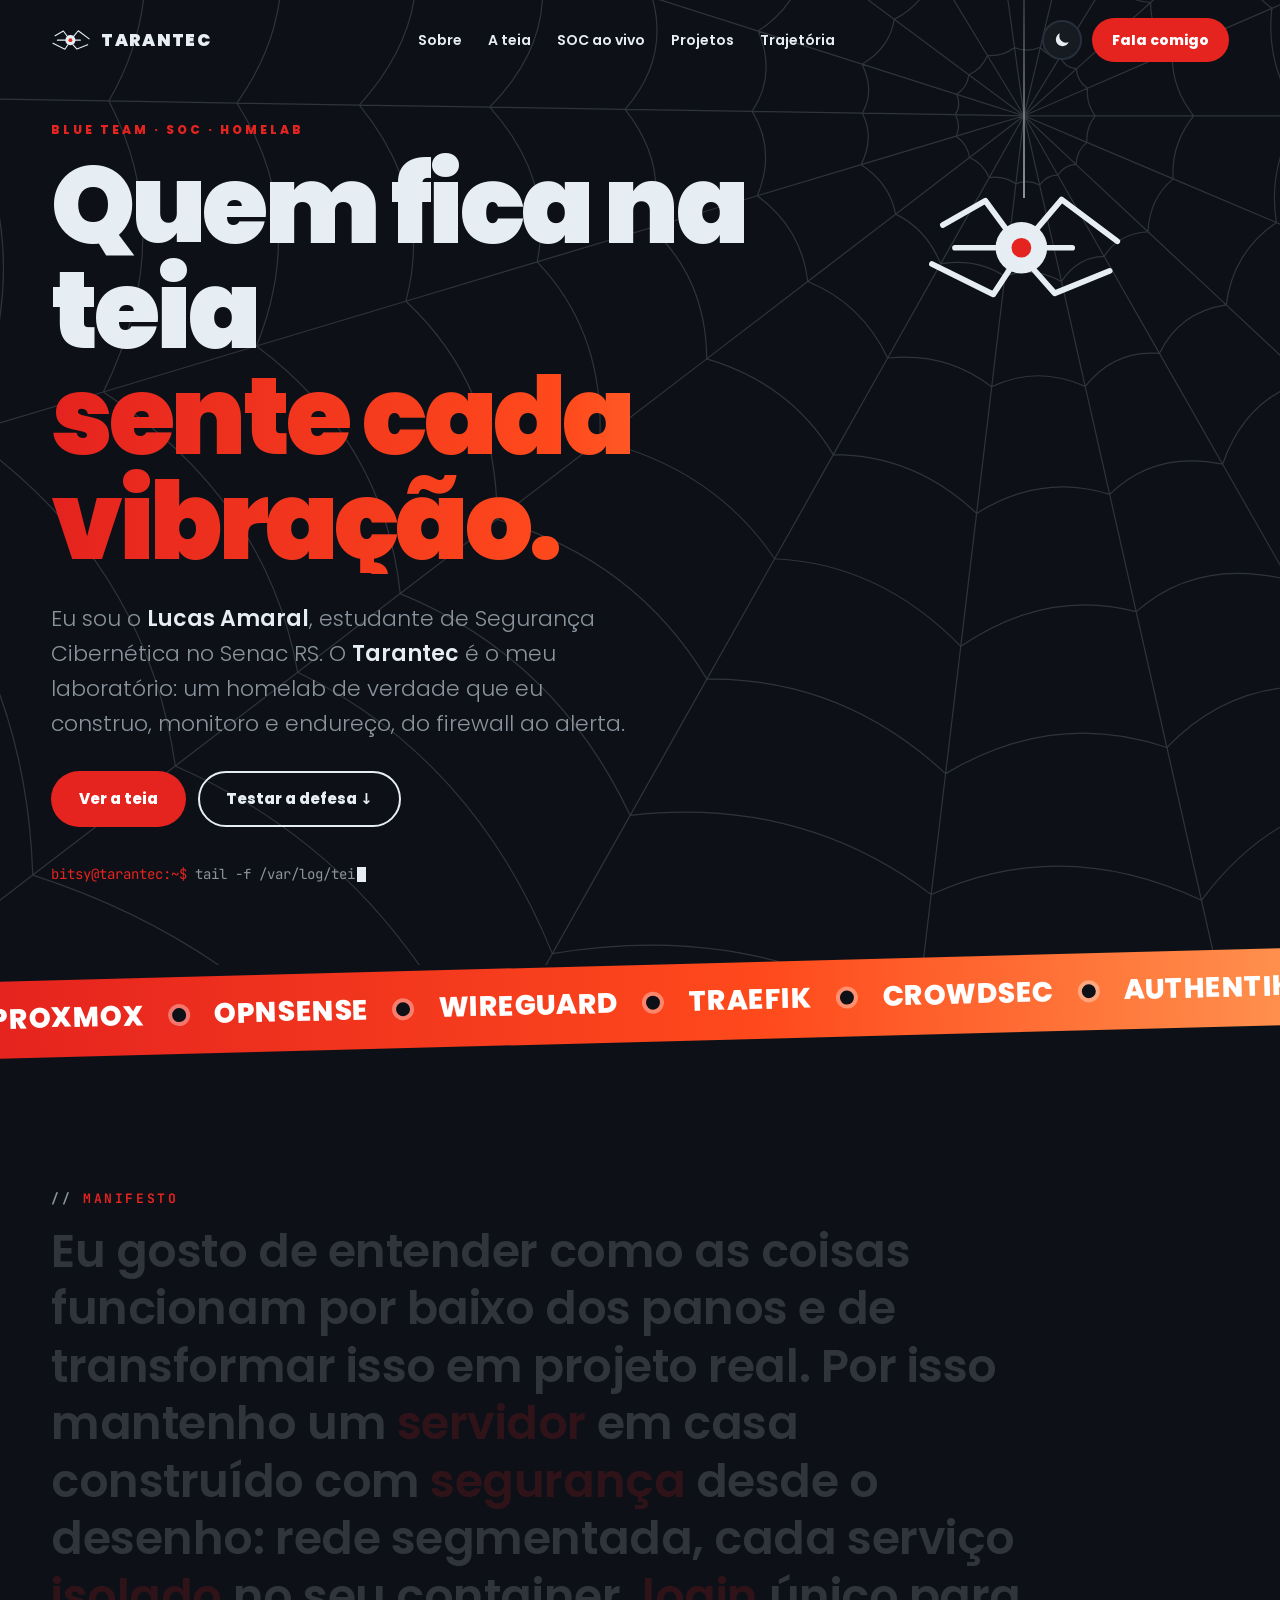
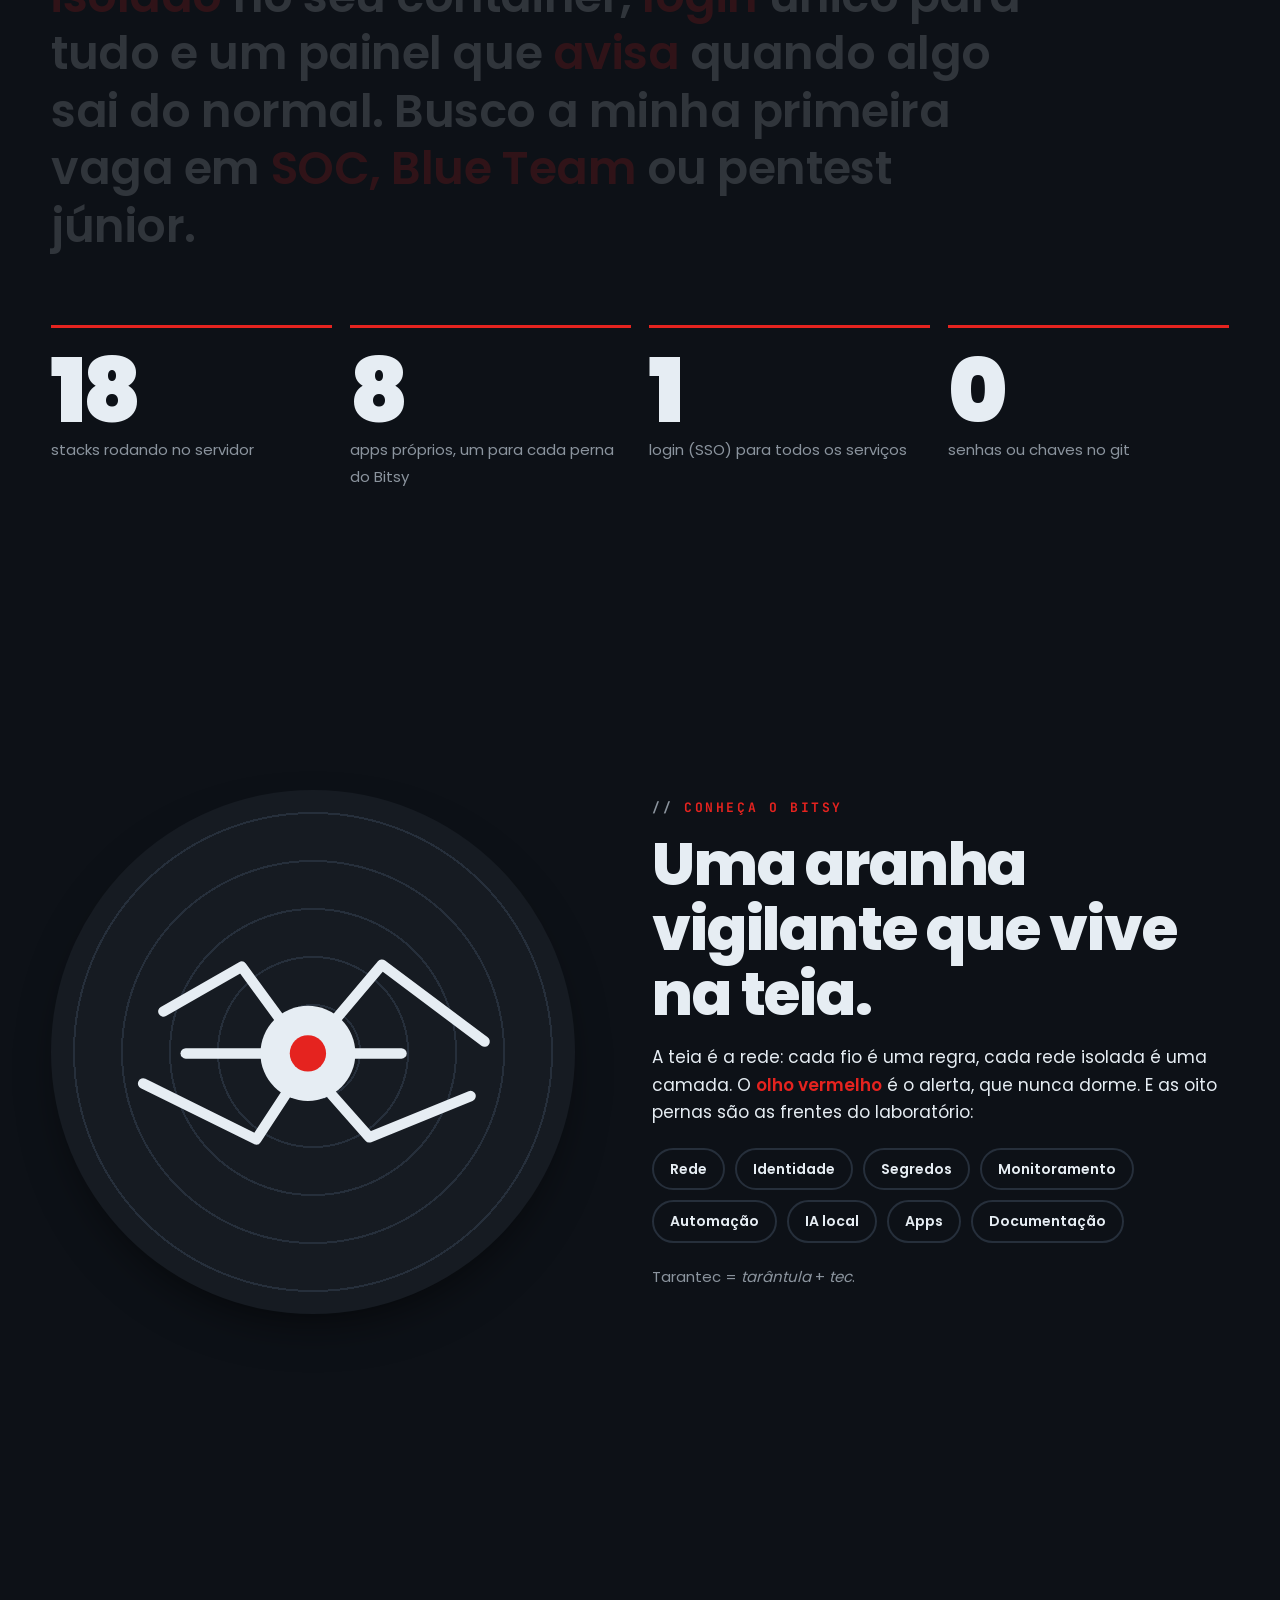
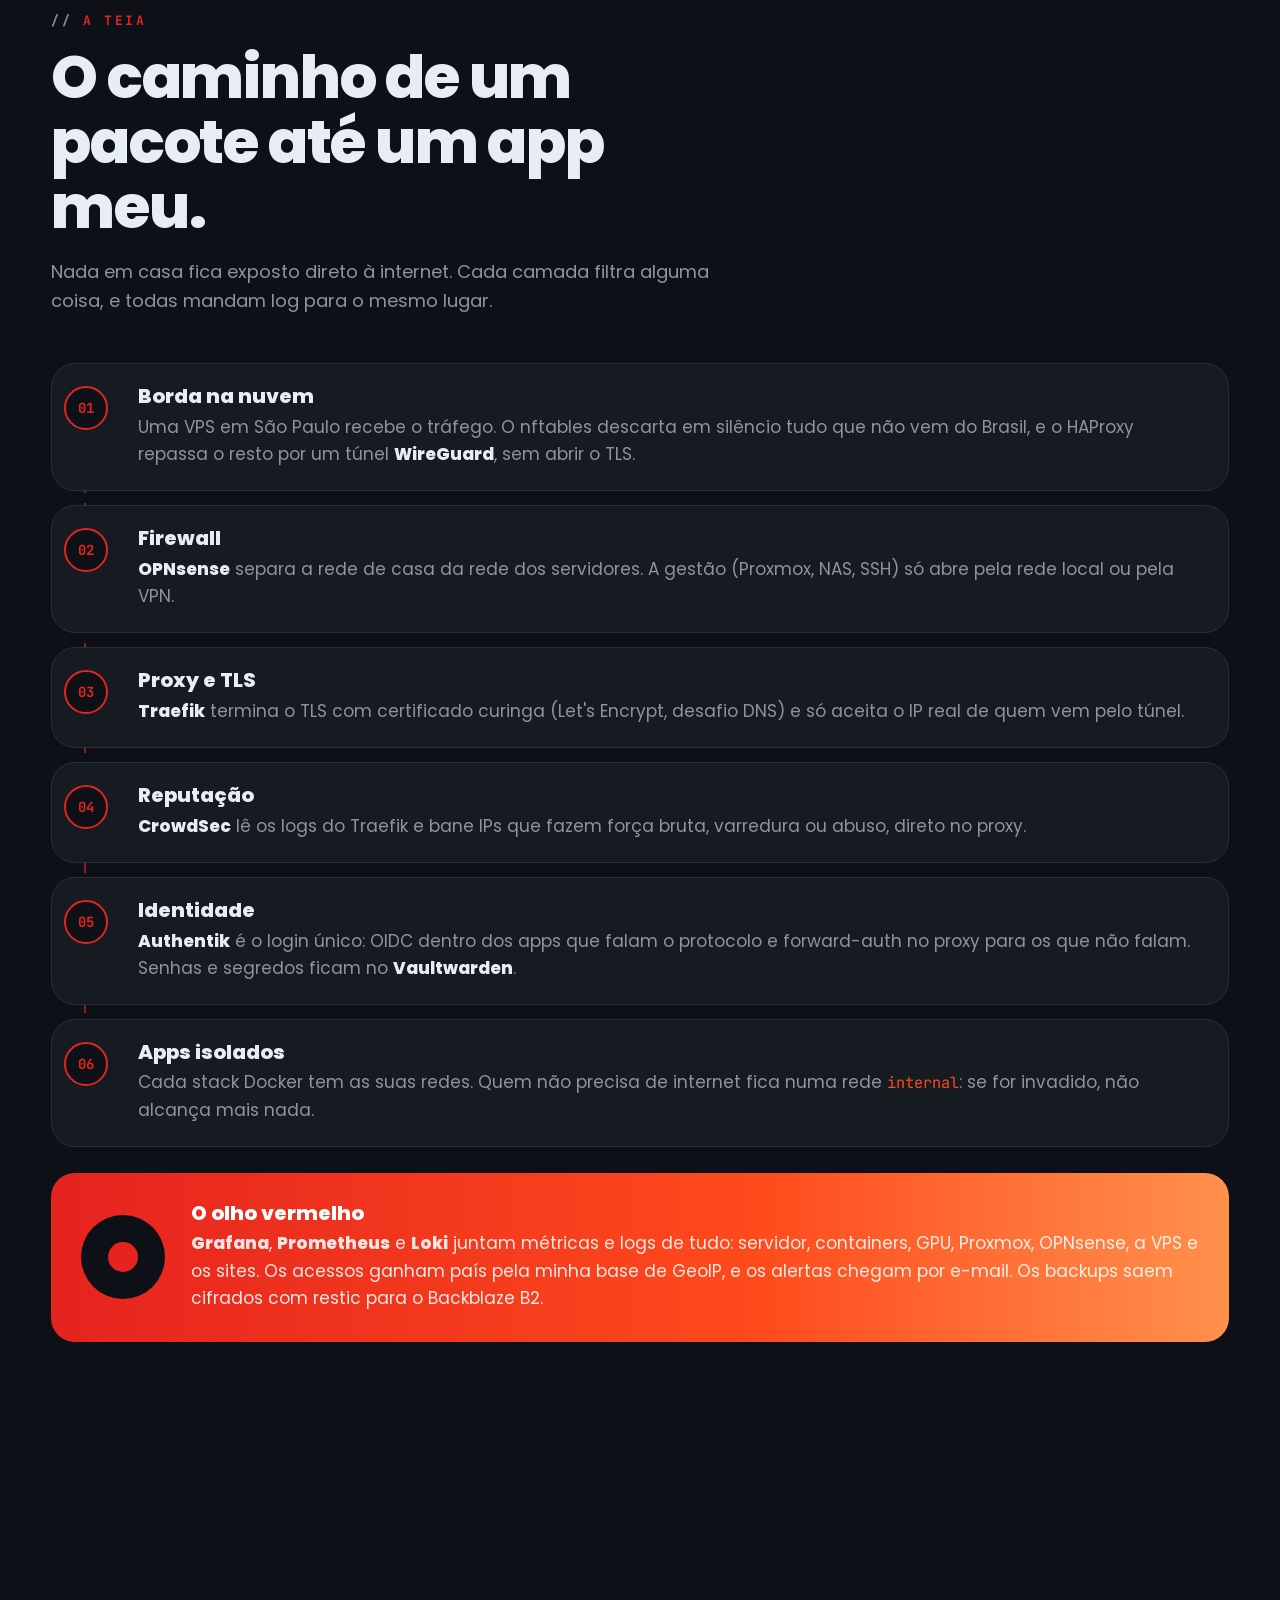
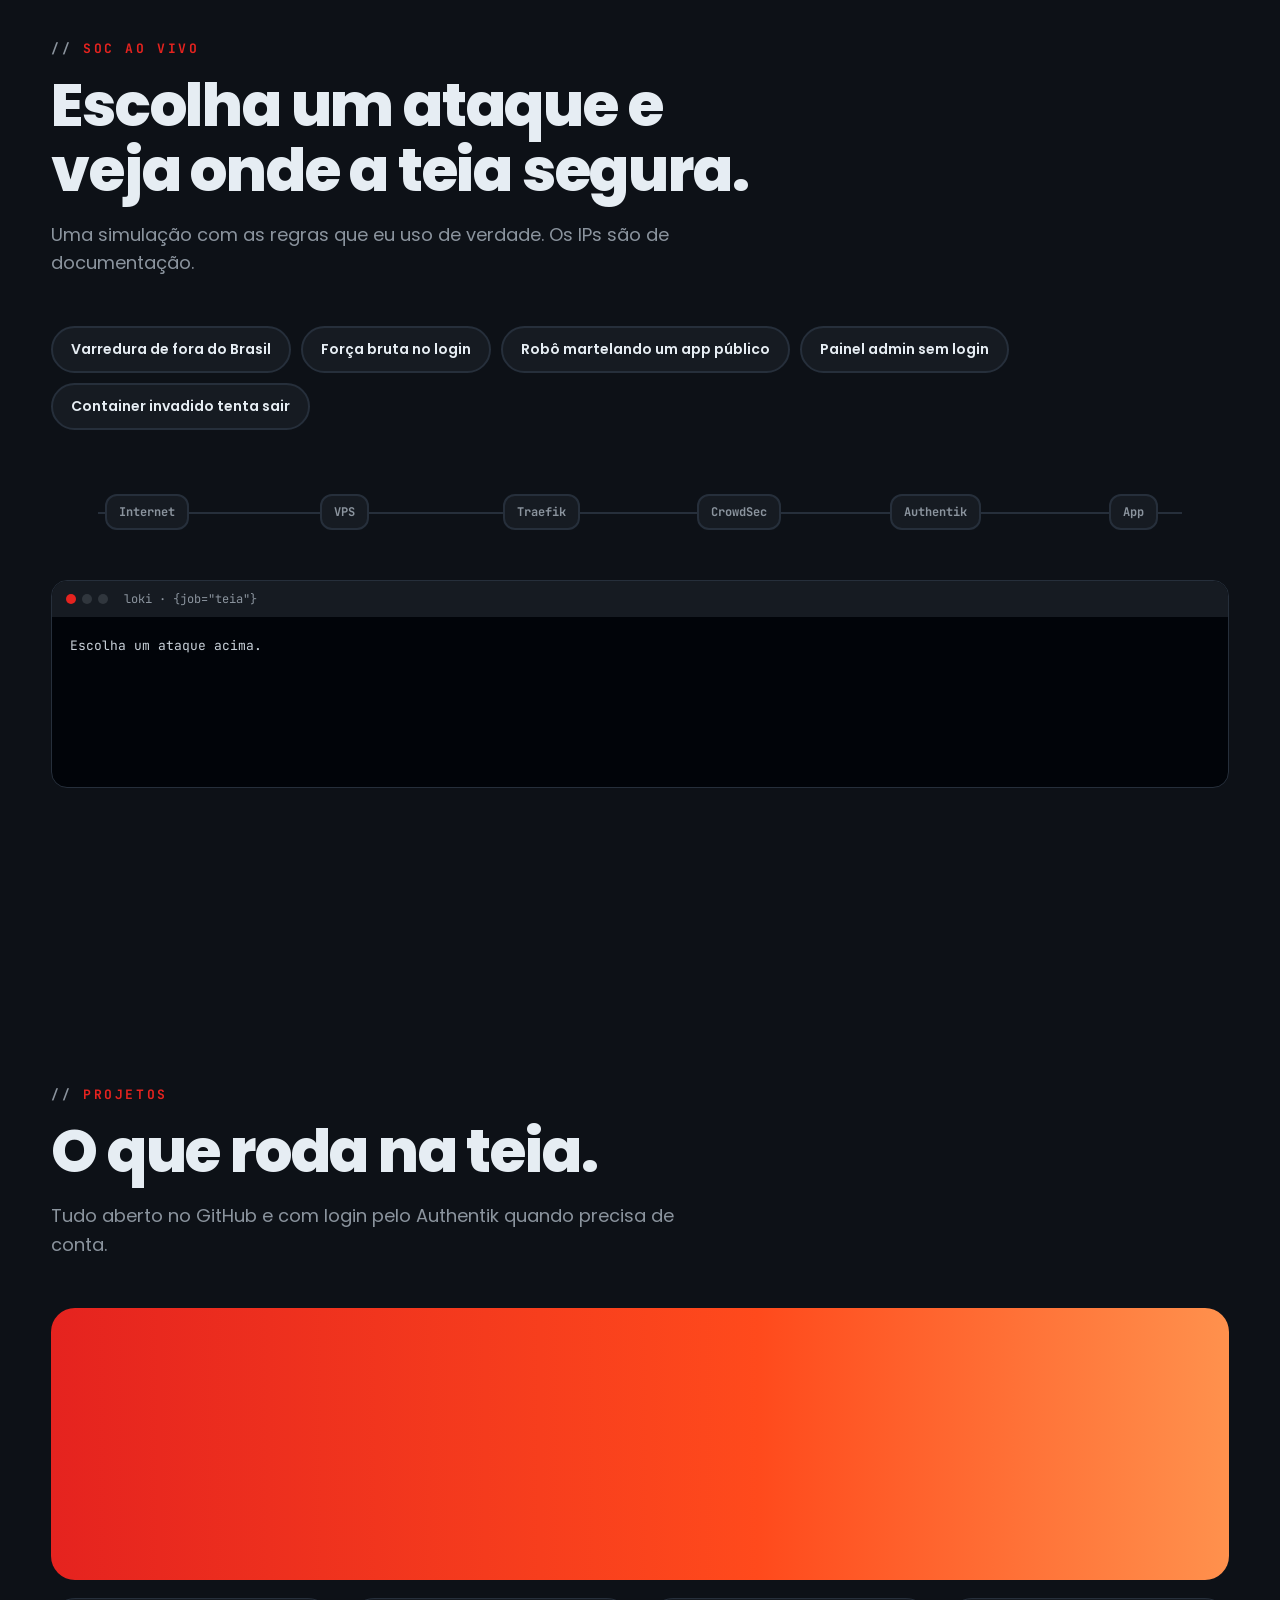
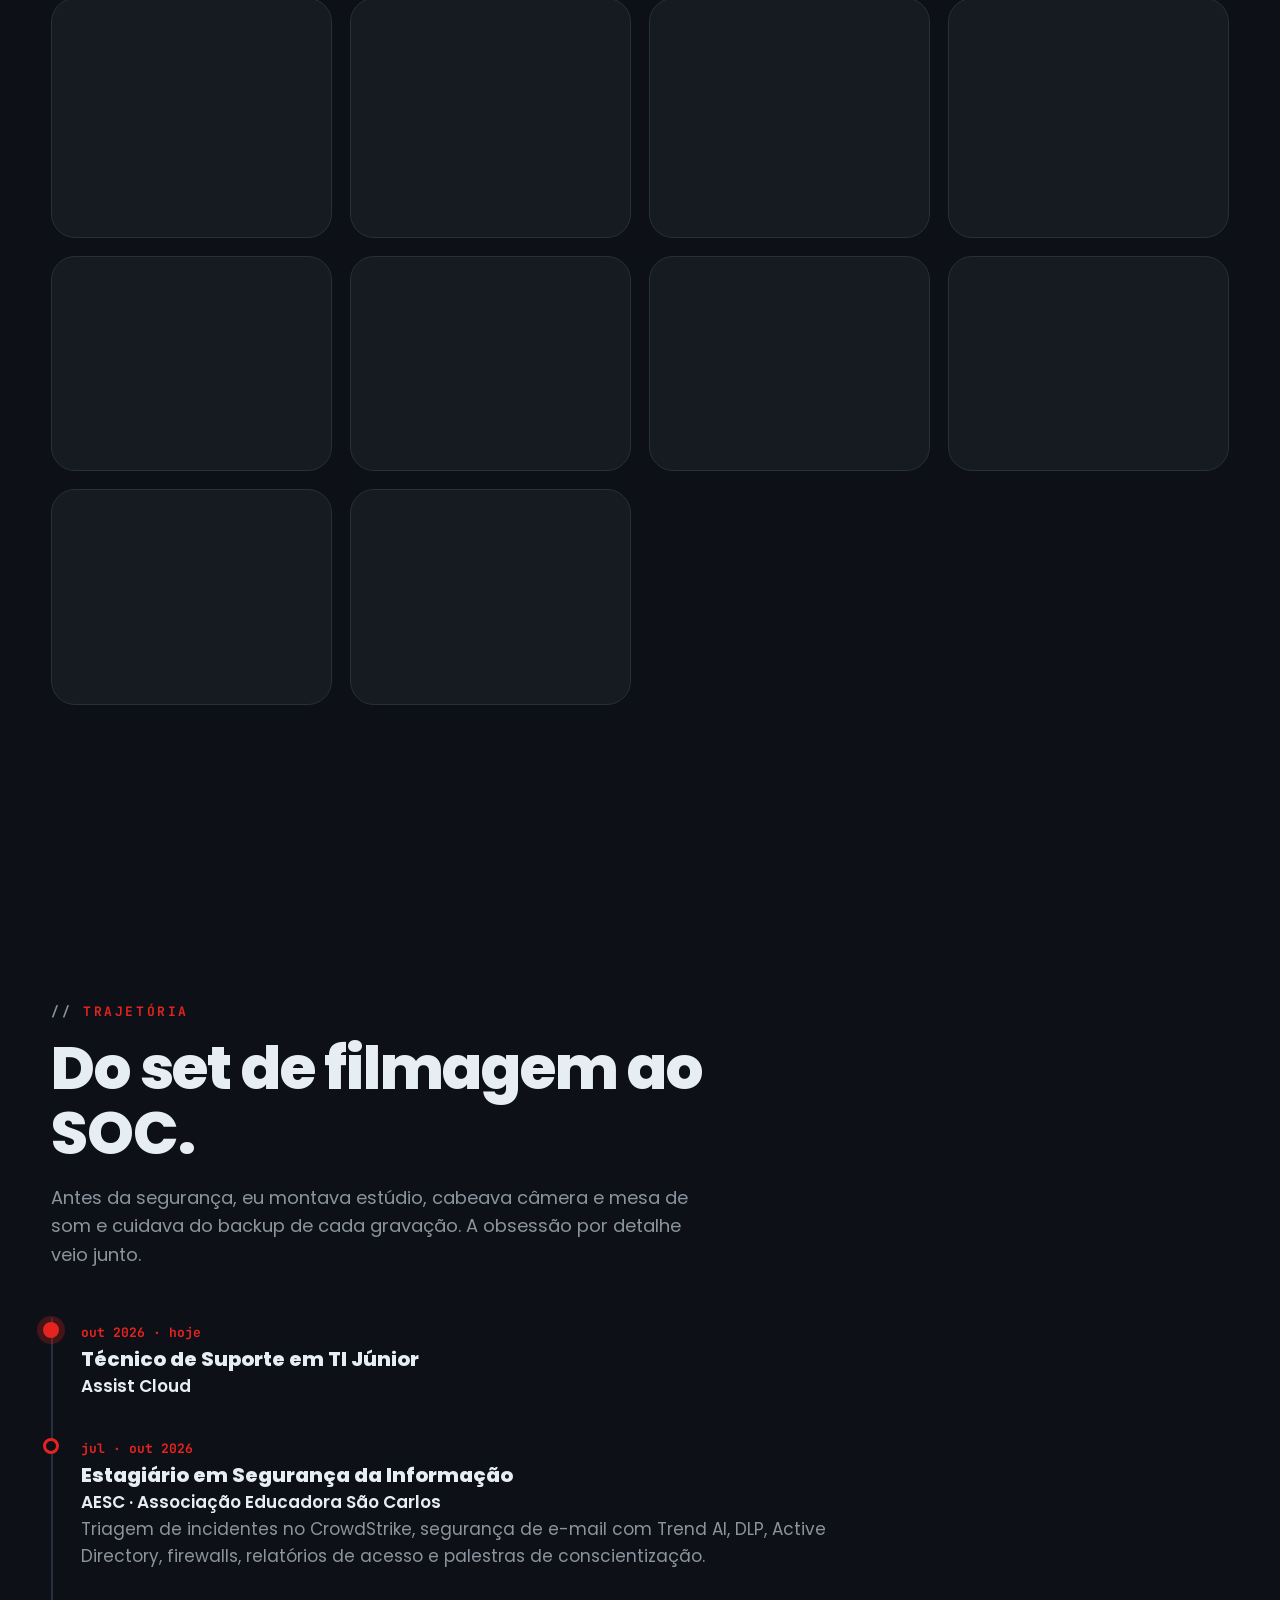
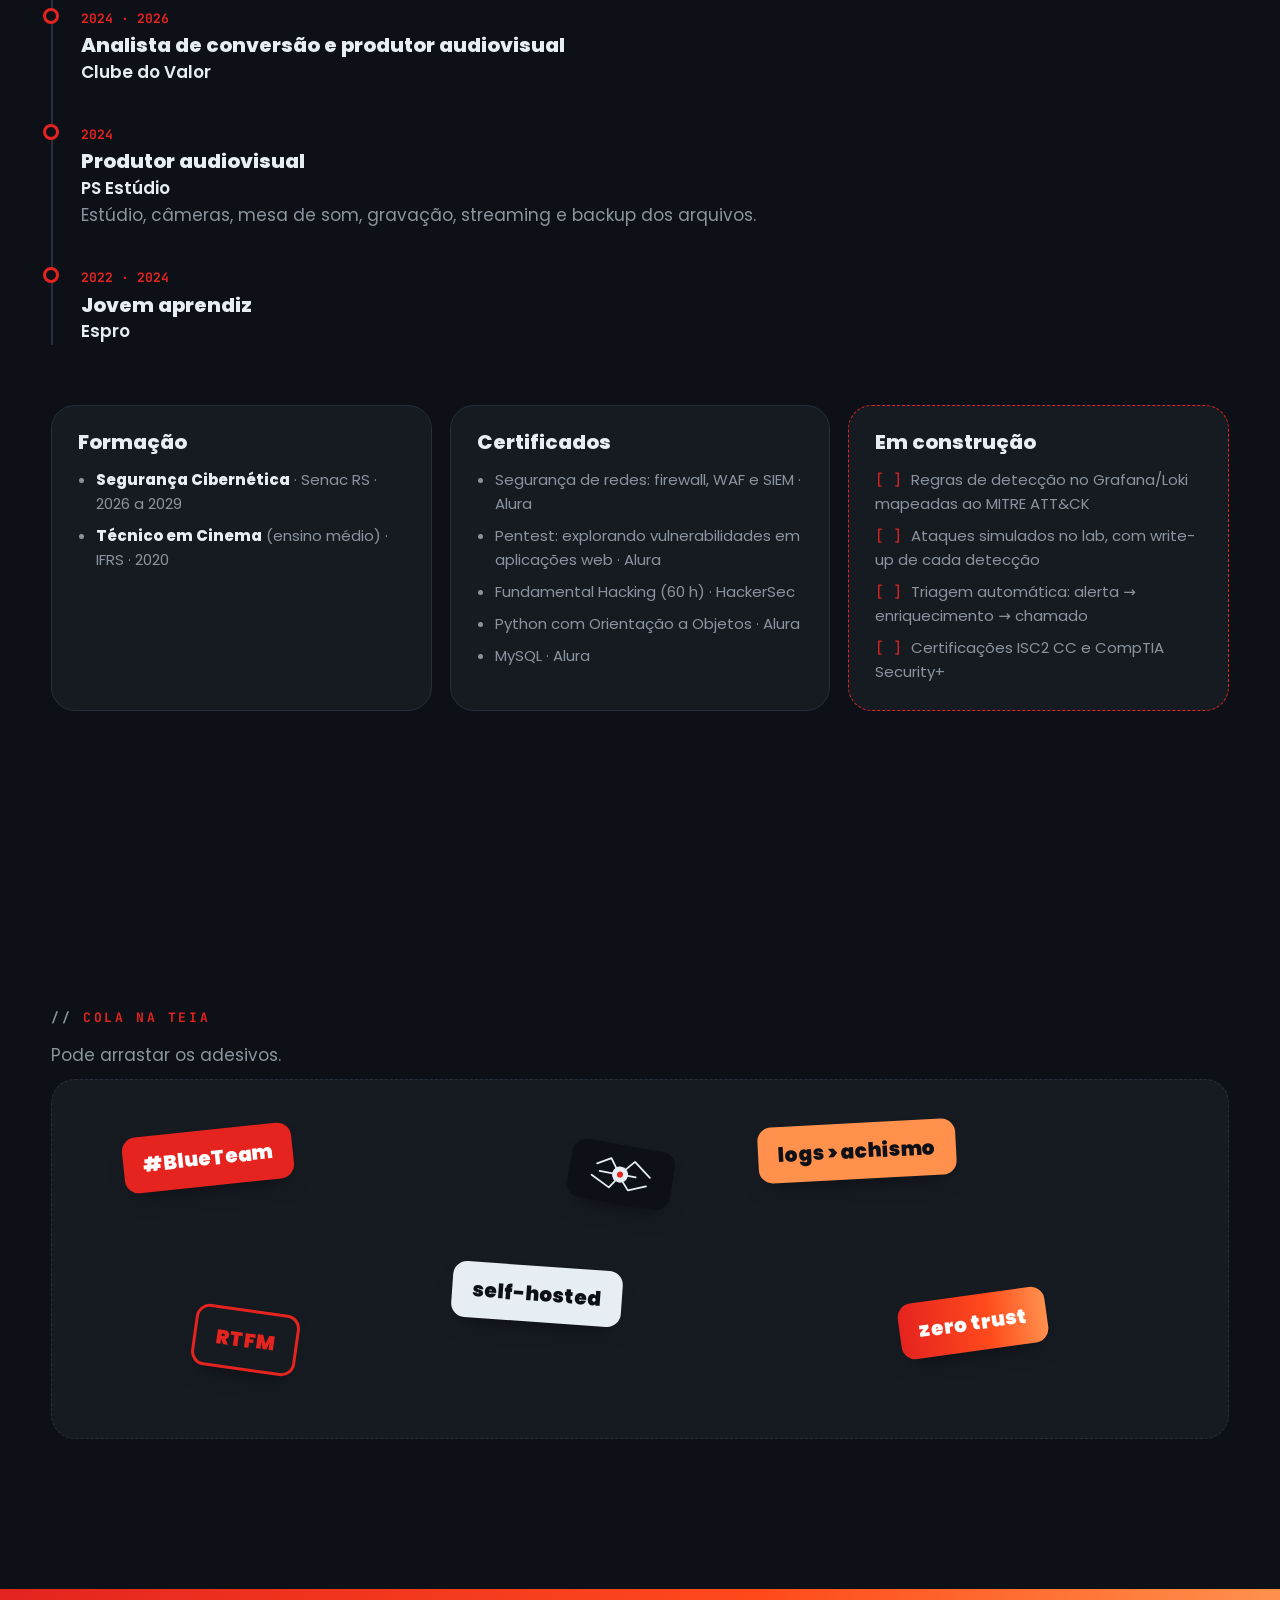
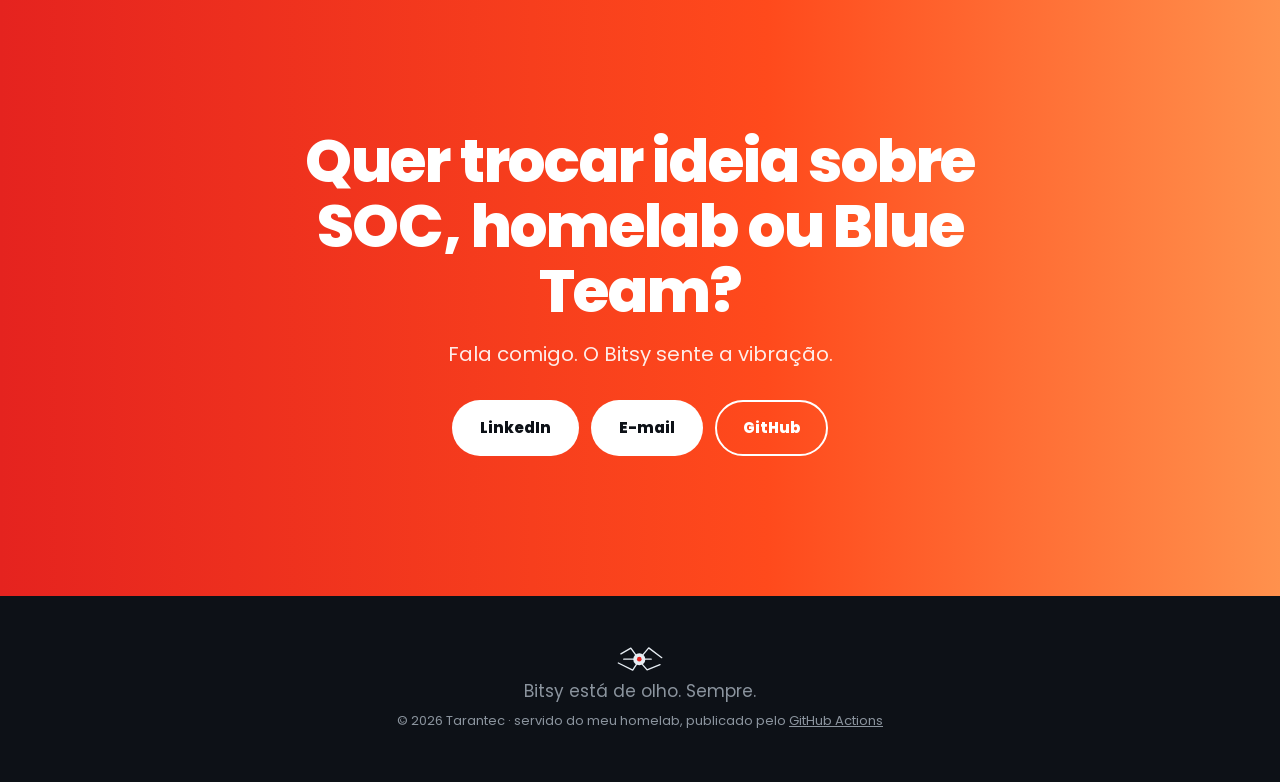
<file: site/index.html>
<!DOCTYPE html>
<html lang="pt-BR" data-theme="dark">
<head>
  <meta charset="utf-8">
  <meta name="viewport" content="width=device-width, initial-scale=1">
  <title>Tarantec · Lucas Amaral</title>
  <meta name="description" content="Lucas Amaral: Segurança Cibernética, Blue Team e SOC. O Tarantec é o meu homelab e a minha marca: do firewall ao alerta.">
  <meta name="theme-color" content="#0d1117">
  <meta property="og:title" content="Tarantec · Lucas Amaral">
  <meta property="og:description" content="Blue Team, SOC e homelab. Quem fica na teia sente cada vibração.">
  <meta property="og:type" content="website">
  <link rel="icon" href="img/favicon.svg" type="image/svg+xml">
  <link rel="preload" href="fonts/poppins-800.woff2" as="font" type="font/woff2" crossorigin>
  <link rel="stylesheet" href="css/style.css">
  <script src="js/tema.js"></script>
  <script src="js/main.js" defer></script>
</head>
<body>
  <a class="skip" href="#sobre">Pular para o conteúdo</a>

  <header class="nav" id="nav">
    <a class="brand" href="#topo" aria-label="Tarantec, início">
      <img src="img/bitsy.svg" alt="" width="40" height="22">
      <span>TARANTEC</span>
    </a>
    <nav class="nav__links" aria-label="Seções">
      <a href="#sobre">Sobre</a>
      <a href="#teia">A teia</a>
      <a href="#soc">SOC ao vivo</a>
      <a href="#projetos">Projetos</a>
      <a href="#trajetoria">Trajetória</a>
    </nav>
    <div class="nav__acoes">
      <button class="tema" id="tema" type="button" aria-label="Mudar para o tema claro">
        <svg viewBox="0 0 24 24" aria-hidden="true"><path class="lua" d="M20 14.5A8 8 0 0 1 9.5 4a8 8 0 1 0 10.5 10.5Z"/><g class="sol"><circle cx="12" cy="12" r="4"/><path d="M12 2.5v2.2M12 19.3v2.2M2.5 12h2.2M19.3 12h2.2M5.3 5.3l1.6 1.6M17.1 17.1l1.6 1.6M5.3 18.7l1.6-1.6M17.1 6.9l1.6-1.6"/></g></svg>
      </button>
      <a class="btn btn--red btn--sm" href="#contato">Fala comigo</a>
    </div>
  </header>

  <main>
    <!-- HERO -->
    <section class="hero" id="topo">
      <canvas class="hero__teia" id="teiaCanvas" aria-hidden="true"></canvas>

      <div class="hero__bitsy" aria-hidden="true">
        <span class="fio"></span>
        <svg class="bitsy" viewBox="190 410 540 290">
          <g class="bitsy__pernas">
            <polyline points="245,497 357,433 412,508"/>
            <polyline points="492,508 558,430 705,540"/>
            <line x1="277" y1="557" x2="388" y2="557"/>
            <line x1="518" y1="557" x2="586" y2="557"/>
            <polyline points="216,600 378,680 420,616"/>
            <polyline points="486,616 540,677 685,618"/>
          </g>
          <circle class="bitsy__corpo" cx="452" cy="557" r="68"/>
          <circle class="bitsy__olho" cx="452" cy="557" r="26"/>
        </svg>
      </div>

      <div class="hero__texto">
        <p class="kicker">Blue Team · SOC · Homelab</p>
        <h1 class="hero__titulo">Quem fica na teia <span class="grad">sente cada vibração.</span></h1>
        <p class="hero__tag">Eu sou o <strong>Lucas Amaral</strong>, estudante de Segurança Cibernética no Senac RS. O <strong>Tarantec</strong> é o meu laboratório: um homelab de verdade que eu construo, monitoro e endureço, do firewall ao alerta.</p>
        <div class="hero__cta">
          <a class="btn btn--red" href="#teia">Ver a teia</a>
          <a class="btn btn--ghost" href="#soc">Testar a defesa ↓</a>
        </div>
        <p class="term"><span class="term__prompt">bitsy@tarantec:~$</span> <span id="digitado">tail -f /var/log/teia.log</span><span class="term__cursor" aria-hidden="true"></span></p>
      </div>
    </section>

    <!-- MARQUEE -->
    <div class="marquee">
      <div class="marquee__linha">
        <span>Proxmox</span><i></i><span>OPNsense</span><i></i><span>WireGuard</span><i></i><span>Traefik</span><i></i><span>CrowdSec</span><i></i><span>Authentik</span><i></i><span>Vaultwarden</span><i></i><span>Grafana</span><i></i><span>Prometheus</span><i></i><span>Loki</span><i></i><span>Docker</span><i></i><span>Python</span><i></i><span>GitHub Actions</span><i></i>
        <span aria-hidden="true">Proxmox</span><i></i><span aria-hidden="true">OPNsense</span><i></i><span aria-hidden="true">WireGuard</span><i></i><span aria-hidden="true">Traefik</span><i></i><span aria-hidden="true">CrowdSec</span><i></i><span aria-hidden="true">Authentik</span><i></i><span aria-hidden="true">Vaultwarden</span><i></i><span aria-hidden="true">Grafana</span><i></i><span aria-hidden="true">Prometheus</span><i></i><span aria-hidden="true">Loki</span><i></i><span aria-hidden="true">Docker</span><i></i><span aria-hidden="true">Python</span><i></i><span aria-hidden="true">GitHub Actions</span><i></i>
      </div>
    </div>

    <!-- SOBRE -->
    <section class="secao sobre" id="sobre">
      <p class="rotulo">Manifesto</p>
      <p class="palavras" id="manifesto">Eu gosto de entender como as coisas funcionam por baixo dos panos e de transformar isso em projeto real. Por isso mantenho um servidor em casa construído com segurança desde o desenho: rede segmentada, cada serviço isolado no seu container, login único para tudo e um painel que avisa quando algo sai do normal. Busco a minha primeira vaga em SOC, Blue Team ou pentest júnior.</p>

      <div class="numeros">
        <div class="numero revelar"><strong data-contar="18">0</strong><span>stacks rodando no servidor</span></div>
        <div class="numero revelar"><strong data-contar="8">0</strong><span>apps próprios, um para cada perna do Bitsy</span></div>
        <div class="numero revelar"><strong data-contar="1">0</strong><span>login (SSO) para todos os serviços</span></div>
        <div class="numero revelar"><strong>0</strong><span>senhas ou chaves no git</span></div>
      </div>
    </section>

    <!-- BITSY -->
    <section class="secao bitsy-secao" id="bitsy">
      <div class="bitsy-secao__arte revelar">
        <img src="img/bitsy.svg" alt="Bitsy, a aranha mascote do Tarantec, com o olho vermelho aceso" width="540" height="290">
      </div>
      <div class="bitsy-secao__texto revelar">
        <p class="rotulo">Conheça o Bitsy</p>
        <h2>Uma aranha vigilante que vive na teia.</h2>
        <p>A teia é a rede: cada fio é uma regra, cada rede isolada é uma camada. O <span class="vermelho">olho vermelho</span> é o alerta, que nunca dorme. E as oito pernas são as frentes do laboratório:</p>
        <ul class="pernas">
          <li>Rede</li><li>Identidade</li><li>Segredos</li><li>Monitoramento</li>
          <li>Automação</li><li>IA local</li><li>Apps</li><li>Documentação</li>
        </ul>
        <p class="nota">Tarantec = <em>tarântula</em> + <em>tec</em>.</p>
      </div>
    </section>

    <!-- A TEIA (homelab) -->
    <section class="secao teia" id="teia">
      <p class="rotulo">A teia</p>
      <h2>O caminho de um pacote até um app meu.</h2>
      <p class="secao__intro">Nada em casa fica exposto direto à internet. Cada camada filtra alguma coisa, e todas mandam log para o mesmo lugar.</p>

      <ol class="camadas">
        <li class="camada revelar"><span class="camada__n">01</span><div><h3>Borda na nuvem</h3><p>Uma VPS em São Paulo recebe o tráfego. O nftables descarta em silêncio tudo que não vem do Brasil, e o HAProxy repassa o resto por um túnel <strong>WireGuard</strong>, sem abrir o TLS.</p></div></li>
        <li class="camada revelar"><span class="camada__n">02</span><div><h3>Firewall</h3><p><strong>OPNsense</strong> separa a rede de casa da rede dos servidores. A gestão (Proxmox, NAS, SSH) só abre pela rede local ou pela VPN.</p></div></li>
        <li class="camada revelar"><span class="camada__n">03</span><div><h3>Proxy e TLS</h3><p><strong>Traefik</strong> termina o TLS com certificado curinga (Let's Encrypt, desafio DNS) e só aceita o IP real de quem vem pelo túnel.</p></div></li>
        <li class="camada revelar"><span class="camada__n">04</span><div><h3>Reputação</h3><p><strong>CrowdSec</strong> lê os logs do Traefik e bane IPs que fazem força bruta, varredura ou abuso, direto no proxy.</p></div></li>
        <li class="camada revelar"><span class="camada__n">05</span><div><h3>Identidade</h3><p><strong>Authentik</strong> é o login único: OIDC dentro dos apps que falam o protocolo e forward-auth no proxy para os que não falam. Senhas e segredos ficam no <strong>Vaultwarden</strong>.</p></div></li>
        <li class="camada revelar"><span class="camada__n">06</span><div><h3>Apps isolados</h3><p>Cada stack Docker tem as suas redes. Quem não precisa de internet fica numa rede <code>internal</code>: se for invadido, não alcança mais nada.</p></div></li>
      </ol>

      <div class="olho-que-ve revelar">
        <div class="olho-que-ve__icone" aria-hidden="true"><span></span></div>
        <div>
          <h3>O olho vermelho</h3>
          <p><strong>Grafana</strong>, <strong>Prometheus</strong> e <strong>Loki</strong> juntam métricas e logs de tudo: servidor, containers, GPU, Proxmox, OPNsense, a VPS e os sites. Os acessos ganham país pela minha base de GeoIP, e os alertas chegam por e-mail. Os backups saem cifrados com restic para o Backblaze B2.</p>
        </div>
      </div>
    </section>

    <!-- SOC AO VIVO -->
    <section class="secao soc" id="soc">
      <p class="rotulo">SOC ao vivo</p>
      <h2>Escolha um ataque e veja onde a teia segura.</h2>
      <p class="secao__intro">Uma simulação com as regras que eu uso de verdade. Os IPs são de documentação.</p>

      <div class="soc__ataques" role="group" aria-label="Ataques">
        <button type="button" class="chip" data-ataque="geo">Varredura de fora do Brasil</button>
        <button type="button" class="chip" data-ataque="forca">Força bruta no login</button>
        <button type="button" class="chip" data-ataque="flood">Robô martelando um app público</button>
        <button type="button" class="chip" data-ataque="painel">Painel admin sem login</button>
        <button type="button" class="chip" data-ataque="saida">Container invadido tenta sair</button>
      </div>

      <div class="soc__trilha" id="trilha" aria-hidden="true">
        <span class="no" data-no="0">Internet</span>
        <span class="no" data-no="1">VPS</span>
        <span class="no" data-no="2">Traefik</span>
        <span class="no" data-no="3">CrowdSec</span>
        <span class="no" data-no="4">Authentik</span>
        <span class="no" data-no="5">App</span>
        <span class="pacote" id="pacote"></span>
      </div>

      <div class="soc__log" role="log" aria-live="polite">
        <div class="soc__log-barra"><i></i><i></i><i></i><span>loki · {job="teia"}</span></div>
        <pre id="log">Escolha um ataque acima.</pre>
      </div>
    </section>

    <!-- PROJETOS -->
    <section class="secao projetos" id="projetos">
      <p class="rotulo">Projetos</p>
      <h2>O que roda na teia.</h2>
      <p class="secao__intro">Tudo aberto no GitHub e com login pelo Authentik quando precisa de conta.</p>

      <div class="cards">
        <a class="card card--destaque revelar" href="https://github.com/Agelinena/bergatrix">
          <span class="card__tag">Infraestrutura</span>
          <h3>Bergatrix</h3>
          <p>O núcleo do homelab: Proxmox, NAS e Docker com stacks numeradas por dependência (rede, segurança, apps, monitoramento), scripts para subir e derrubar na ordem certa, documentação e CI.</p>
          <span class="card__ir">Ver no GitHub →</span>
        </a>
        <a class="card revelar" href="https://github.com/Agelinena/bergastream">
          <span class="card__tag">Python · Flutter</span>
          <h3>Bergastream</h3>
          <p>Meu servidor de música, com app para Android (inclusive Android Auto), Windows, Linux e web.</p>
        </a>
        <a class="card revelar" href="https://github.com/Agelinena/berganews">
          <span class="card__tag">IA local · RSS</span>
          <h3>Berganews</h3>
          <p>Leitor de notícias que resume e agrupa matérias com IA rodando na minha GPU.</p>
        </a>
        <a class="card revelar" href="https://github.com/Agelinena/drop">
          <span class="card__tag">Criptografia</span>
          <h3>Drop</h3>
          <p>Texto e arquivos entre dois navegadores, cifrados de ponta a ponta. Sem conta, sem disco, numa rede isolada.</p>
        </a>
        <a class="card revelar" href="https://github.com/Agelinena/transcriptor">
          <span class="card__tag">Whisper · GPU</span>
          <h3>Transcriptor</h3>
          <p>Transcrição de áudio e vídeo com faster-whisper na GPU, auto-hospedada.</p>
        </a>
        <a class="card revelar" href="https://github.com/Agelinena/legendarr">
          <span class="card__tag">Ollama</span>
          <h3>Legendarr</h3>
          <p>Legendas em português com tradução local por IA, sincronia e verificação de áudio.</p>
        </a>
        <a class="card revelar" href="https://github.com/Agelinena/doberga">
          <span class="card__tag">Flutter · offline</span>
          <h3>Doberga</h3>
          <p>Utilidades do dia a dia da família (compras, tarefas recorrentes, agenda e notas) com sincronização offline.</p>
        </a>
        <a class="card revelar" href="https://github.com/Agelinena/bergatrix/tree/main/00-infrastructure/bergakup">
          <span class="card__tag">Go · restic</span>
          <h3>Bergakup</h3>
          <p>Backup do servidor: agente em Go, restic e Backblaze B2, com painel e login pelo Authentik.</p>
        </a>
        <a class="card revelar" href="https://github.com/Agelinena/claude-sync">
          <span class="card__tag">Nextcloud</span>
          <h3>claude-sync</h3>
          <p>Minhas conversas com o Claude Code sincronizadas pelo meu Nextcloud, para continuar de qualquer PC.</p>
        </a>
        <a class="card revelar" href="https://github.com/Agelinena/Bergafin-web">
          <span class="card__tag">Fork · SSO</span>
          <h3>Bergafin</h3>
          <p>Jellyfin com login só pelo Authentik: plugin próprio e forks do web, do Android e do receptor Cast.</p>
        </a>
        <a class="card revelar" href="https://github.com/Agelinena/Caixa-remedio">
          <span class="card__tag">IoT · faculdade</span>
          <h3>Caixa de remédios</h3>
          <p>Projeto de IoT do Senac: uma caixa que lembra a hora do remédio, com app Android.</p>
        </a>
      </div>
    </section>

    <!-- TRAJETÓRIA -->
    <section class="secao trajetoria" id="trajetoria">
      <p class="rotulo">Trajetória</p>
      <h2>Do set de filmagem ao SOC.</h2>
      <p class="secao__intro">Antes da segurança, eu montava estúdio, cabeava câmera e mesa de som e cuidava do backup de cada gravação. A obsessão por detalhe veio junto.</p>

      <ol class="linha">
        <li class="revelar"><span class="quando">out 2026 · hoje</span><h3>Técnico de Suporte em TI Júnior</h3><p class="linha__onde">Assist Cloud</p></li>
        <li class="revelar"><span class="quando">jul · out 2026</span><h3>Estagiário em Segurança da Informação</h3><p class="linha__onde">AESC · Associação Educadora São Carlos</p><p>Triagem de incidentes no CrowdStrike, segurança de e-mail com Trend AI, DLP, Active Directory, firewalls, relatórios de acesso e palestras de conscientização.</p></li>
        <li class="revelar"><span class="quando">2024 · 2026</span><h3>Analista de conversão e produtor audiovisual</h3><p class="linha__onde">Clube do Valor</p></li>
        <li class="revelar"><span class="quando">2024</span><h3>Produtor audiovisual</h3><p class="linha__onde">PS Estúdio</p><p>Estúdio, câmeras, mesa de som, gravação, streaming e backup dos arquivos.</p></li>
        <li class="revelar"><span class="quando">2022 · 2024</span><h3>Jovem aprendiz</h3><p class="linha__onde">Espro</p></li>
      </ol>

      <div class="duas-colunas">
        <div class="bloco revelar">
          <h3>Formação</h3>
          <ul class="lista">
            <li><strong>Segurança Cibernética</strong> · Senac RS · 2026 a 2029</li>
            <li><strong>Técnico em Cinema</strong> (ensino médio) · IFRS · 2020</li>
          </ul>
        </div>
        <div class="bloco revelar">
          <h3>Certificados</h3>
          <ul class="lista">
            <li>Segurança de redes: firewall, WAF e SIEM · Alura</li>
            <li>Pentest: explorando vulnerabilidades em aplicações web · Alura</li>
            <li>Fundamental Hacking (60 h) · HackerSec</li>
            <li>Python com Orientação a Objetos · Alura</li>
            <li>MySQL · Alura</li>
          </ul>
        </div>
        <div class="bloco bloco--obra revelar">
          <h3>Em construção</h3>
          <ul class="lista lista--check">
            <li>Regras de detecção no Grafana/Loki mapeadas ao MITRE ATT&amp;CK</li>
            <li>Ataques simulados no lab, com write-up de cada detecção</li>
            <li>Triagem automática: alerta → enriquecimento → chamado</li>
            <li>Certificações ISC2 CC e CompTIA Security+</li>
          </ul>
        </div>
      </div>
    </section>

    <!-- ADESIVOS -->
    <section class="secao adesivos" aria-label="Adesivos">
      <p class="rotulo">Cola na teia</p>
      <p class="adesivos__dica">Pode arrastar os adesivos.</p>
      <div class="adesivos__area" id="adesivos">
        <span class="adesivo a1">#BlueTeam</span>
        <span class="adesivo a2">self-hosted</span>
        <span class="adesivo a3">logs &gt; achismo</span>
        <span class="adesivo a4">RTFM</span>
        <span class="adesivo a5">zero trust</span>
        <span class="adesivo a6"><img src="img/bitsy.svg" alt="Bitsy" width="64" height="35"></span>
      </div>
    </section>

    <!-- CONTATO -->
    <section class="contato" id="contato">
      <h2>Quer trocar ideia sobre SOC, homelab ou Blue Team?</h2>
      <p>Fala comigo. O Bitsy sente a vibração.</p>
      <div class="hero__cta">
        <a class="btn btn--branco" href="https://www.linkedin.com/in/lucaslindemann">LinkedIn</a>
        <a class="btn btn--branco" href="mailto:lucaslamaral@proton.me">E-mail</a>
        <a class="btn btn--contorno" href="https://github.com/Agelinena">GitHub</a>
      </div>
    </section>
  </main>

  <footer class="rodape">
    <img src="img/bitsy.svg" alt="" width="48" height="26">
    <p>Bitsy está de olho. Sempre.</p>
    <p class="rodape__mini">© 2026 Tarantec · servido do meu homelab, publicado pelo <a href="https://github.com/Agelinena/tarantec">GitHub Actions</a></p>
  </footer>
</body>
</html>
</file>
<file: site/css/style.css>
/* Tarantec: tema escuro por padrão, claro opcional (botão no topo).
   Movimento inspirado num site de referência: entrada em cascata no hero,
   marquee, revelação no scroll, texto que acende, cards com tilt e adesivos. */

@font-face { font-family: "Poppins"; font-weight: 300; font-display: swap; src: url("../fonts/poppins-300.woff2") format("woff2"); }
@font-face { font-family: "Poppins"; font-weight: 400; font-display: swap; src: url("../fonts/poppins-400.woff2") format("woff2"); }
@font-face { font-family: "Poppins"; font-weight: 600; font-display: swap; src: url("../fonts/poppins-600.woff2") format("woff2"); }
@font-face { font-family: "Poppins"; font-weight: 800; font-display: swap; src: url("../fonts/poppins-800.woff2") format("woff2"); }
@font-face { font-family: "Poppins"; font-weight: 900; font-display: swap; src: url("../fonts/poppins-900.woff2") format("woff2"); }
@font-face { font-family: "JetBrains Mono"; font-weight: 400 700; font-display: swap; src: url("../fonts/jetbrains-mono.woff2") format("woff2"); }

:root {
  --red: #e5231f;
  --red-2: #ff4a1c;
  --orange: #ff914d;
  --grad: linear-gradient(90deg, var(--red) 0%, var(--red-2) 60%, var(--orange) 100%);
  --radius: 24px;
  --gutter: clamp(16px, 4vw, 56px);
  --ease: cubic-bezier(.2, .8, .2, 1);
  --mono: "JetBrains Mono", ui-monospace, Consolas, monospace;

  /* escuro (padrão) */
  --bg: #0d1117;
  --bg-2: #161b22;
  --bg-3: #1b232e;
  --line: #262f3b;
  --text: #e6edf3;
  --muted: #8b949e;
  --fio: rgba(230, 237, 243, .16);
  --sombra: 0 20px 50px -20px rgba(0, 0, 0, .7);
  --bitsy-filtro: none;
  color-scheme: dark;
}

:root[data-theme="light"] {
  --bg: #fff7ec;
  --bg-2: #ffffff;
  --bg-3: #fbeedd;
  --line: #ecdcc6;
  --text: #14181d;
  --muted: #5b6470;
  --fio: rgba(20, 24, 29, .14);
  --sombra: 0 20px 50px -24px rgba(80, 40, 0, .35);
  /* o Bitsy é claro; no tema claro fica escura e o olho continua vermelho */
  --bitsy-filtro: invert(1) hue-rotate(180deg) saturate(1.4);
  color-scheme: light;
}

*, *::before, *::after { box-sizing: border-box; }
html { scroll-behavior: smooth; }
body {
  margin: 0;
  background: var(--bg);
  color: var(--text);
  font: 400 17px/1.6 "Poppins", system-ui, sans-serif;
  overflow-x: hidden;
  transition: background .4s, color .4s;
}
img { max-width: 100%; display: block; }
a { color: inherit; }
h1, h2, h3 { line-height: 1.08; margin: 0; }
h2 { font-size: clamp(30px, 5vw, 60px); font-weight: 800; letter-spacing: -.02em; max-width: 18ch; }
h3 { font-size: 20px; font-weight: 700; }
code { font-family: var(--mono); font-size: .9em; color: var(--red-2); }
.vermelho { color: var(--red); font-weight: 600; }
.grad { background: var(--grad); -webkit-background-clip: text; background-clip: text; color: transparent; }
.bitsy-img, .brand img, .rodape img, .adesivo img, .bitsy-secao__arte img { filter: var(--bitsy-filtro); }
::selection { background: var(--red); color: #fff; }
:focus-visible { outline: 3px solid var(--orange); outline-offset: 3px; border-radius: 6px; }

.skip { position: absolute; left: 12px; top: -60px; z-index: 100; background: var(--red); color: #fff; padding: 10px 16px; border-radius: 10px; }
.skip:focus { top: 12px; }

/* ---------- botões ---------- */
.btn {
  display: inline-flex; align-items: center; gap: 8px;
  padding: 14px 26px; border-radius: 999px; border: 2px solid transparent;
  font-weight: 700; font-size: 15px; text-decoration: none; cursor: pointer;
  transition: transform .3s var(--ease), background .3s, color .3s, box-shadow .3s, border-color .3s;
}
.btn:hover { transform: translateY(-3px); }
.btn--sm { padding: 9px 18px; font-size: 14px; }
.btn--red { background: var(--red); color: #fff; }
.btn--red:hover { box-shadow: 0 10px 0 -2px #7d0f0d; }
.btn--ghost { border-color: var(--text); color: var(--text); }
.btn--ghost:hover { background: var(--text); color: var(--bg); }
.btn--branco { background: #fff; color: #0d1117; }
.btn--branco:hover { box-shadow: 0 10px 0 -2px #0d1117; }
.btn--contorno { border-color: #fff; color: #fff; }
.btn--contorno:hover { background: #0d1117; border-color: #0d1117; }

/* ---------- nav ---------- */
.nav {
  position: fixed; inset: 0 0 auto 0; z-index: 50;
  display: flex; align-items: center; justify-content: space-between; gap: 16px;
  padding: 18px var(--gutter);
  transition: background .4s, padding .4s, box-shadow .4s;
}
.nav.rolou {
  padding-block: 10px;
  background: color-mix(in srgb, var(--bg) 82%, transparent);
  backdrop-filter: blur(12px);
  box-shadow: 0 1px 0 var(--line);
}
.brand { display: flex; align-items: center; gap: 10px; text-decoration: none; font-weight: 900; letter-spacing: .08em; }
.brand img { width: 40px; transition: transform .5s var(--ease); }
.brand:hover img { transform: rotate(-12deg) scale(1.1); }
.nav__links { display: flex; gap: 26px; }
.nav__links a { position: relative; text-decoration: none; font-weight: 600; font-size: 14px; }
.nav__links a::after {
  content: ""; position: absolute; left: 0; right: 0; bottom: -4px; height: 3px;
  background: var(--red); transform: scaleX(0); transform-origin: right;
  transition: transform .35s var(--ease);
}
.nav__links a:hover::after { transform: scaleX(1); transform-origin: left; }
.nav__acoes { display: flex; align-items: center; gap: 10px; }
.tema {
  width: 40px; height: 40px; border-radius: 50%; border: 2px solid var(--line);
  background: var(--bg-2); color: var(--text); cursor: pointer; display: grid; place-items: center;
  transition: transform .4s var(--ease), border-color .3s;
}
.tema:hover { transform: rotate(25deg); border-color: var(--red); }
.tema svg { width: 20px; height: 20px; fill: currentColor; }
.tema .sol { display: none; }
.tema .sol path { fill: none; stroke: currentColor; stroke-width: 2; stroke-linecap: round; }
:root[data-theme="light"] .tema .sol { display: block; }
:root[data-theme="light"] .tema .lua { display: none; }

/* ---------- hero ---------- */
.hero {
  position: relative; min-height: 100svh; overflow: hidden;
  display: grid; align-items: center;
  padding: 120px var(--gutter) 80px;
}
.hero__teia { position: absolute; inset: 0; width: 100%; height: 100%; }
.hero__texto { position: relative; max-width: 860px; }
.kicker {
  margin: 0 0 14px; font-weight: 700; letter-spacing: .25em; text-transform: uppercase;
  font-size: 12px; color: var(--red); opacity: 0; animation: subir .8s .2s var(--ease) forwards;
}
.hero__titulo {
  font-size: clamp(44px, 8.4vw, 116px); font-weight: 900; letter-spacing: -.035em; line-height: .98;
  opacity: 0; transform: scale(.92) translateY(30px); animation: entrar 1.1s .35s var(--ease) forwards;
}
.hero__titulo .grad { display: block; }
.hero__tag {
  font-size: clamp(17px, 1.8vw, 22px); font-weight: 300; max-width: 46ch; color: var(--muted);
  margin: 26px 0 30px; opacity: 0; animation: subir .9s .9s var(--ease) forwards;
}
.hero__tag strong { color: var(--text); font-weight: 600; }
.hero__cta { display: flex; gap: 12px; flex-wrap: wrap; opacity: 0; animation: subir .9s 1.1s var(--ease) forwards; }
.contato .hero__cta { opacity: 1; animation: none; justify-content: center; }
.term {
  margin: 38px 0 0; font: 14px/1.4 var(--mono); color: var(--muted);
  opacity: 0; animation: subir .9s 1.3s var(--ease) forwards;
}
.term__prompt { color: var(--red); }
.term__cursor { display: inline-block; width: .6em; height: 1.1em; vertical-align: -3px; margin-left: 2px; background: var(--text); animation: piscar 1s steps(1) infinite; }

/* Bitsy pendurada no fio, no canto */
.hero__bitsy {
  position: absolute; top: 0; right: clamp(16px, 12vw, 220px); width: clamp(120px, 16vw, 230px);
  display: flex; flex-direction: column; align-items: center;
  animation: descer 1.8s .2s var(--ease) both, balancar 4.5s 2s ease-in-out infinite alternate;
  transform-origin: top center;
}
.fio { width: 2px; height: clamp(90px, 22vh, 220px); background: linear-gradient(var(--fio), var(--muted)); }
.bitsy { width: 100%; margin-top: -6px; overflow: visible; }
.bitsy__pernas { fill: none; stroke: var(--text); stroke-width: 15; stroke-linecap: round; stroke-linejoin: round; }
.bitsy__corpo { fill: var(--text); }
.bitsy__olho { fill: var(--red); transform-origin: 452px 557px; animation: olho 2.4s ease-in-out infinite, pisca 6s 3s infinite; }

@keyframes subir { from { opacity: 0; transform: translateY(24px); } to { opacity: 1; transform: none; } }
@keyframes entrar { 60% { opacity: 1; transform: scale(1.02) translateY(0); } to { opacity: 1; transform: none; } }
@keyframes descer { from { transform: translateY(-110%); } }
@keyframes balancar { from { rotate: -3deg; } to { rotate: 3deg; } }
@keyframes olho { 50% { scale: 1.18; opacity: .7; filter: drop-shadow(0 0 18px var(--red)); } }
@keyframes pisca { 0%, 94%, 100% { transform: scaleY(1); } 97% { transform: scaleY(.1); } }
@keyframes piscar { 50% { opacity: 0; } }

/* ---------- marquee ---------- */
.marquee {
  overflow: hidden; background: var(--grad); color: #fff;
  padding: 16px 0; transform: rotate(-1.5deg); margin: 0 -10px;
  font-weight: 800; font-size: clamp(18px, 2.4vw, 28px); text-transform: uppercase; letter-spacing: .02em;
}
.marquee__linha { display: flex; align-items: center; gap: 28px; width: max-content; animation: marquee 34s linear infinite; }
.marquee:hover .marquee__linha { animation-play-state: paused; }
.marquee i { width: 14px; height: 14px; border-radius: 50%; background: #0d1117; box-shadow: 0 0 0 4px rgba(255,255,255,.35); }
@keyframes marquee { to { transform: translateX(-50%); } }

/* ---------- seções ---------- */
.secao { padding: clamp(80px, 12vw, 150px) var(--gutter); max-width: 1280px; margin: 0 auto; }
.rotulo { font: 700 13px/1 var(--mono); letter-spacing: .2em; text-transform: uppercase; color: var(--red); margin: 0 0 18px; }
.rotulo::before { content: "// "; color: var(--muted); }
.secao__intro { color: var(--muted); max-width: 60ch; margin: 18px 0 48px; font-size: 18px; }

.revelar { opacity: 0; transform: translateY(40px); transition: opacity .9s var(--ease), transform .9s var(--ease); }
.revelar.visivel { opacity: 1; transform: none; }

/* manifesto que acende palavra por palavra */
.palavras { font-size: clamp(24px, 3.6vw, 46px); font-weight: 600; line-height: 1.25; letter-spacing: -.01em; margin: 0; max-width: 34ch; }
.palavras .p { opacity: .16; transition: opacity .25s; }
.palavras .p.acesa { opacity: 1; }
.palavras .p.quente { color: var(--red); }

.numeros { display: grid; grid-template-columns: repeat(auto-fit, minmax(200px, 1fr)); gap: 18px; margin-top: 70px; }
.numero { border-top: 3px solid var(--red); padding-top: 18px; }
.numero strong { display: block; font-size: clamp(56px, 7vw, 92px); font-weight: 900; line-height: 1; letter-spacing: -.04em; }
.numero span { color: var(--muted); font-size: 15px; }

/* Bitsy */
.bitsy-secao { display: grid; grid-template-columns: 1fr 1.1fr; gap: clamp(30px, 6vw, 90px); align-items: center; }
.bitsy-secao__arte {
  aspect-ratio: 1; border-radius: 50%; display: grid; place-items: center; padding: 14%;
  background:
    repeating-radial-gradient(circle at center, transparent 0 46px, var(--line) 46px 48px),
    var(--bg-2);
  box-shadow: var(--sombra);
}
.bitsy-secao__arte img { animation: balancar 4s ease-in-out infinite alternate; }
.bitsy-secao h2 { margin-bottom: 18px; }
.pernas { list-style: none; padding: 0; margin: 22px 0; display: flex; flex-wrap: wrap; gap: 10px; }
.pernas li {
  padding: 8px 16px; border-radius: 999px; border: 2px solid var(--line); font-weight: 600; font-size: 14px;
  transition: border-color .3s, background .3s, color .3s, transform .3s var(--ease);
}
.pernas li:hover { border-color: var(--red); background: var(--red); color: #fff; transform: translateY(-3px) rotate(-2deg); }
.nota { color: var(--muted); font-size: 15px; }

/* A teia: camadas */
.camadas { list-style: none; padding: 0; margin: 0; position: relative; display: grid; gap: 14px; }
.camadas::before {
  content: ""; position: absolute; left: 33px; top: 20px; bottom: 20px; width: 2px;
  background: repeating-linear-gradient(var(--red) 0 10px, transparent 10px 20px);
  animation: fluxo 1.2s linear infinite; opacity: .6;
}
@keyframes fluxo { to { background-position: 0 20px; } }
.camada {
  position: relative; display: grid; grid-template-columns: 68px 1fr; gap: 18px; align-items: start;
  background: var(--bg-2); border: 1px solid var(--line); border-radius: var(--radius); padding: 22px 26px 22px 0;
  transition: transform .45s var(--ease), border-color .45s, opacity .9s var(--ease);
}
.camada:hover { transform: translateX(8px); border-color: var(--red); }
.camada__n {
  justify-self: center; width: 44px; height: 44px; border-radius: 50%; display: grid; place-items: center;
  background: var(--bg); border: 2px solid var(--red); font: 700 14px var(--mono); color: var(--red); position: relative; z-index: 1;
}
.camada h3 { margin-bottom: 6px; }
.camada p { margin: 0; color: var(--muted); }
.camada strong { color: var(--text); }

.olho-que-ve {
  margin-top: 26px; display: grid; grid-template-columns: auto 1fr; gap: 26px; align-items: center;
  padding: 30px; border-radius: var(--radius); background: var(--grad); color: #fff;
}
.olho-que-ve p { margin: 6px 0 0; color: rgba(255,255,255,.88); }
.olho-que-ve__icone { width: 84px; height: 84px; border-radius: 50%; background: #0d1117; display: grid; place-items: center; }
.olho-que-ve__icone span { width: 30px; height: 30px; border-radius: 50%; background: var(--red); animation: olho 2.4s ease-in-out infinite; }

/* SOC ao vivo */
.soc__ataques { display: flex; flex-wrap: wrap; gap: 10px; margin-bottom: 34px; }
.chip {
  font: 600 14px "Poppins", sans-serif; padding: 11px 18px; border-radius: 999px; cursor: pointer;
  border: 2px solid var(--line); background: var(--bg-2); color: var(--text);
  transition: border-color .3s, background .3s, transform .3s var(--ease);
}
.chip:hover { border-color: var(--red); transform: translateY(-2px); }
.chip[aria-pressed="true"] { background: var(--red); border-color: var(--red); color: #fff; }
.soc__trilha {
  position: relative; display: grid; grid-template-columns: repeat(6, 1fr); gap: 6px;
  padding: 30px 0; margin-bottom: 20px;
}
.soc__trilha::before { content: ""; position: absolute; left: 4%; right: 4%; top: 50%; height: 2px; background: var(--line); }
.no {
  position: relative; justify-self: center; padding: 8px 12px; border-radius: 12px; font: 700 12px var(--mono);
  background: var(--bg-2); border: 2px solid var(--line); color: var(--muted);
  transition: border-color .3s, color .3s, transform .3s var(--ease), box-shadow .3s;
}
.no.passou { border-color: #2ea043; color: var(--text); }
.no.barrou { border-color: var(--red); color: #fff; background: var(--red); transform: scale(1.12); box-shadow: 0 0 0 8px rgba(229,35,31,.25); }
.pacote {
  position: absolute; top: calc(50% - 8px); left: 4%; width: 16px; height: 16px; border-radius: 50%;
  background: var(--orange); box-shadow: 0 0 16px var(--orange); opacity: 0;
  transition: left .7s var(--ease), opacity .3s, background .3s;
}
.pacote.morto { background: var(--red); box-shadow: 0 0 20px var(--red); scale: 1.4; }
.soc__log { border-radius: 16px; overflow: hidden; border: 1px solid var(--line); background: #010409; color: #c9d1d9; }
.soc__log-barra { display: flex; align-items: center; gap: 6px; padding: 10px 14px; background: #161b22; font: 12px var(--mono); color: #8b949e; }
.soc__log-barra i { width: 10px; height: 10px; border-radius: 50%; background: #30363d; }
.soc__log-barra i:first-child { background: var(--red); }
.soc__log-barra span { margin-left: 10px; }
.soc__log pre { margin: 0; padding: 18px; min-height: 170px; font: 13px/1.7 var(--mono); white-space: pre-wrap; word-break: break-word; }
.soc__log .ok { color: #3fb950; }
.soc__log .ruim { color: #ff7b72; }
.soc__log .info { color: #79c0ff; }

/* Projetos */
.cards { display: grid; grid-template-columns: repeat(auto-fill, minmax(260px, 1fr)); gap: 18px; perspective: 1000px; }
.card {
  position: relative; display: flex; flex-direction: column; gap: 10px; padding: 26px;
  border-radius: var(--radius); background: var(--bg-2); border: 1px solid var(--line);
  text-decoration: none; transform-style: preserve-3d;
  transition: transform .45s var(--ease), box-shadow .45s, border-color .45s, opacity .9s var(--ease);
}
.card:hover { border-color: var(--red); box-shadow: var(--sombra); }
.card p { margin: 0; color: var(--muted); font-size: 15px; }
.card__tag { align-self: flex-start; font: 700 11px var(--mono); letter-spacing: .08em; text-transform: uppercase; color: var(--red); padding: 4px 10px; border-radius: 999px; border: 1px solid currentColor; }
.card--destaque { grid-column: 1 / -1; background: var(--grad); color: #fff; border: 0; min-height: 220px; justify-content: flex-end; }
.card--destaque h3 { font-size: clamp(30px, 4vw, 48px); font-weight: 900; }
.card--destaque p { color: rgba(255,255,255,.9); max-width: 70ch; font-size: 17px; }
.card--destaque .card__tag { color: #fff; }
.card__ir { font-weight: 700; margin-top: 6px; }

/* Trajetória */
.linha { list-style: none; margin: 0 0 60px; padding: 0 0 0 28px; border-left: 2px solid var(--line); display: grid; gap: 34px; }
.linha li { position: relative; }
.linha li::before { content: ""; position: absolute; left: -38px; top: 4px; width: 16px; height: 16px; border-radius: 50%; background: var(--bg); border: 3px solid var(--red); }
.linha li:first-child::before { background: var(--red); box-shadow: 0 0 0 6px rgba(229,35,31,.25); }
.linha .quando { font: 700 13px var(--mono); color: var(--red); }
.linha h3 { margin: 4px 0 2px; }
.linha p { margin: 0; color: var(--muted); max-width: 70ch; }
.linha .linha__onde { color: var(--text); font-weight: 600; }
.duas-colunas { display: grid; grid-template-columns: repeat(auto-fit, minmax(260px, 1fr)); gap: 18px; }
.bloco { padding: 26px; border-radius: var(--radius); background: var(--bg-2); border: 1px solid var(--line); }
.bloco h3 { margin-bottom: 14px; }
.bloco--obra { border-style: dashed; border-color: var(--red); }
.lista { margin: 0; padding-left: 18px; color: var(--muted); display: grid; gap: 8px; font-size: 15px; }
.lista strong { color: var(--text); }
.lista--check { list-style: none; padding: 0; }
.lista--check li::before { content: "[ ] "; font-family: var(--mono); color: var(--red); }

/* Adesivos */
.adesivos__dica { color: var(--muted); margin: 0 0 10px; }
.adesivos__area { position: relative; height: 360px; border-radius: var(--radius); background: var(--bg-2); border: 1px dashed var(--line); overflow: hidden; touch-action: none; }
.adesivo {
  position: absolute; padding: 12px 20px; border-radius: 14px; font-weight: 900; font-size: 20px;
  cursor: grab; user-select: none; box-shadow: 0 12px 22px -12px rgba(0,0,0,.5);
  transition: filter .2s, scale .2s; animation: flutuar 5s ease-in-out infinite alternate;
}
.adesivo.pegou { cursor: grabbing; scale: 1.08; filter: drop-shadow(0 26px 30px rgba(0,0,0,.35)); animation: none; z-index: 5; }
.adesivo img { pointer-events: none; }
.a1 { left: 6%; top: 14%; background: var(--red); color: #fff; rotate: -6deg; }
.a2 { left: 34%; top: 52%; background: var(--text); color: var(--bg); rotate: 4deg; animation-delay: -1s; }
.a3 { left: 60%; top: 12%; background: var(--orange); color: #0d1117; rotate: -3deg; animation-delay: -2s; }
.a4 { left: 12%; top: 64%; background: transparent; border: 3px solid var(--red); color: var(--red); rotate: 8deg; animation-delay: -3s; }
.a5 { left: 72%; top: 60%; background: var(--grad); color: #fff; rotate: -8deg; animation-delay: -4s; }
.a6 { left: 44%; top: 18%; background: #0d1117; rotate: 10deg; animation-delay: -2.5s; }
@keyframes flutuar { to { translate: 0 -14px; } }

/* Contato */
.contato { background: var(--grad); color: #fff; text-align: center; padding: clamp(80px, 12vw, 140px) var(--gutter); }
.contato h2 { margin: 0 auto 14px; max-width: 20ch; }
.contato p { font-size: 20px; margin: 0 0 30px; opacity: .9; }

.rodape { display: grid; justify-items: center; gap: 6px; padding: 50px var(--gutter); color: var(--muted); text-align: center; }
.rodape p { margin: 0; }
.rodape__mini { font-size: 13px; }

/* ---------- responsivo ---------- */
@media (max-width: 860px) {
  .nav__links { display: none; }
  .bitsy-secao { grid-template-columns: 1fr; }
  .bitsy-secao__arte { max-width: 340px; }
  .soc__trilha { grid-template-columns: repeat(3, 1fr); row-gap: 18px; }
  .soc__trilha::before, .pacote { display: none; }
  .olho-que-ve { grid-template-columns: 1fr; }
  .hero__bitsy { opacity: .35; }
}
@media (max-width: 520px) {
  .nav .btn--sm { display: none; }
  .camada { grid-template-columns: 52px 1fr; padding-right: 16px; }
  .camadas::before { left: 25px; }
}

/* ---------- menos movimento ---------- */
@media (prefers-reduced-motion: reduce) {
  *, *::before, *::after { animation-duration: .01ms !important; animation-iteration-count: 1 !important; transition-duration: .01ms !important; scroll-behavior: auto !important; }
  .revelar { opacity: 1; transform: none; }
  .palavras .p { opacity: 1; }
}

/* página 404 */
.erro { min-height: 100svh; display: grid; place-content: center; justify-items: center; gap: 14px; text-align: center; padding: 40px var(--gutter); }
.erro img { filter: var(--bitsy-filtro); animation: balancar 3s ease-in-out infinite alternate; }
.erro h1 { font-size: clamp(32px, 6vw, 64px); font-weight: 900; max-width: 16ch; }
.erro p { color: var(--muted); margin: 0; }
</file>
